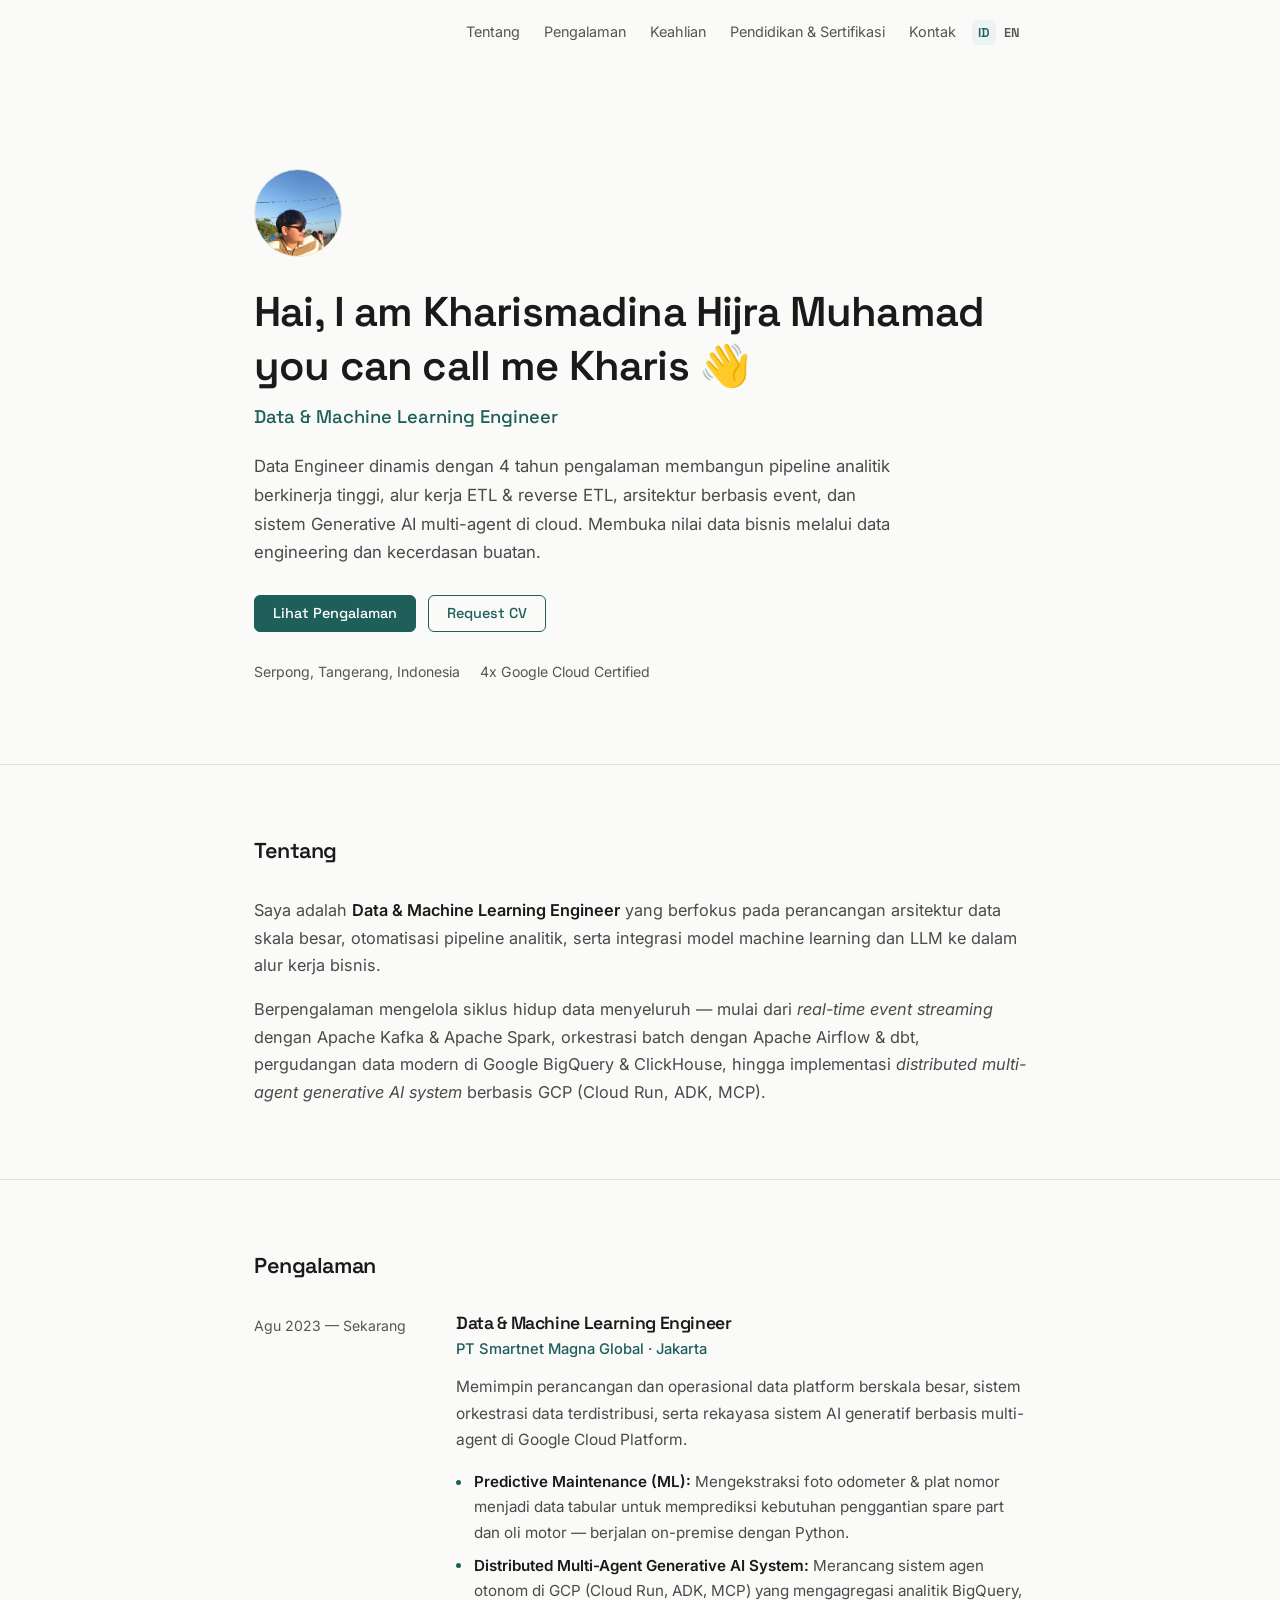
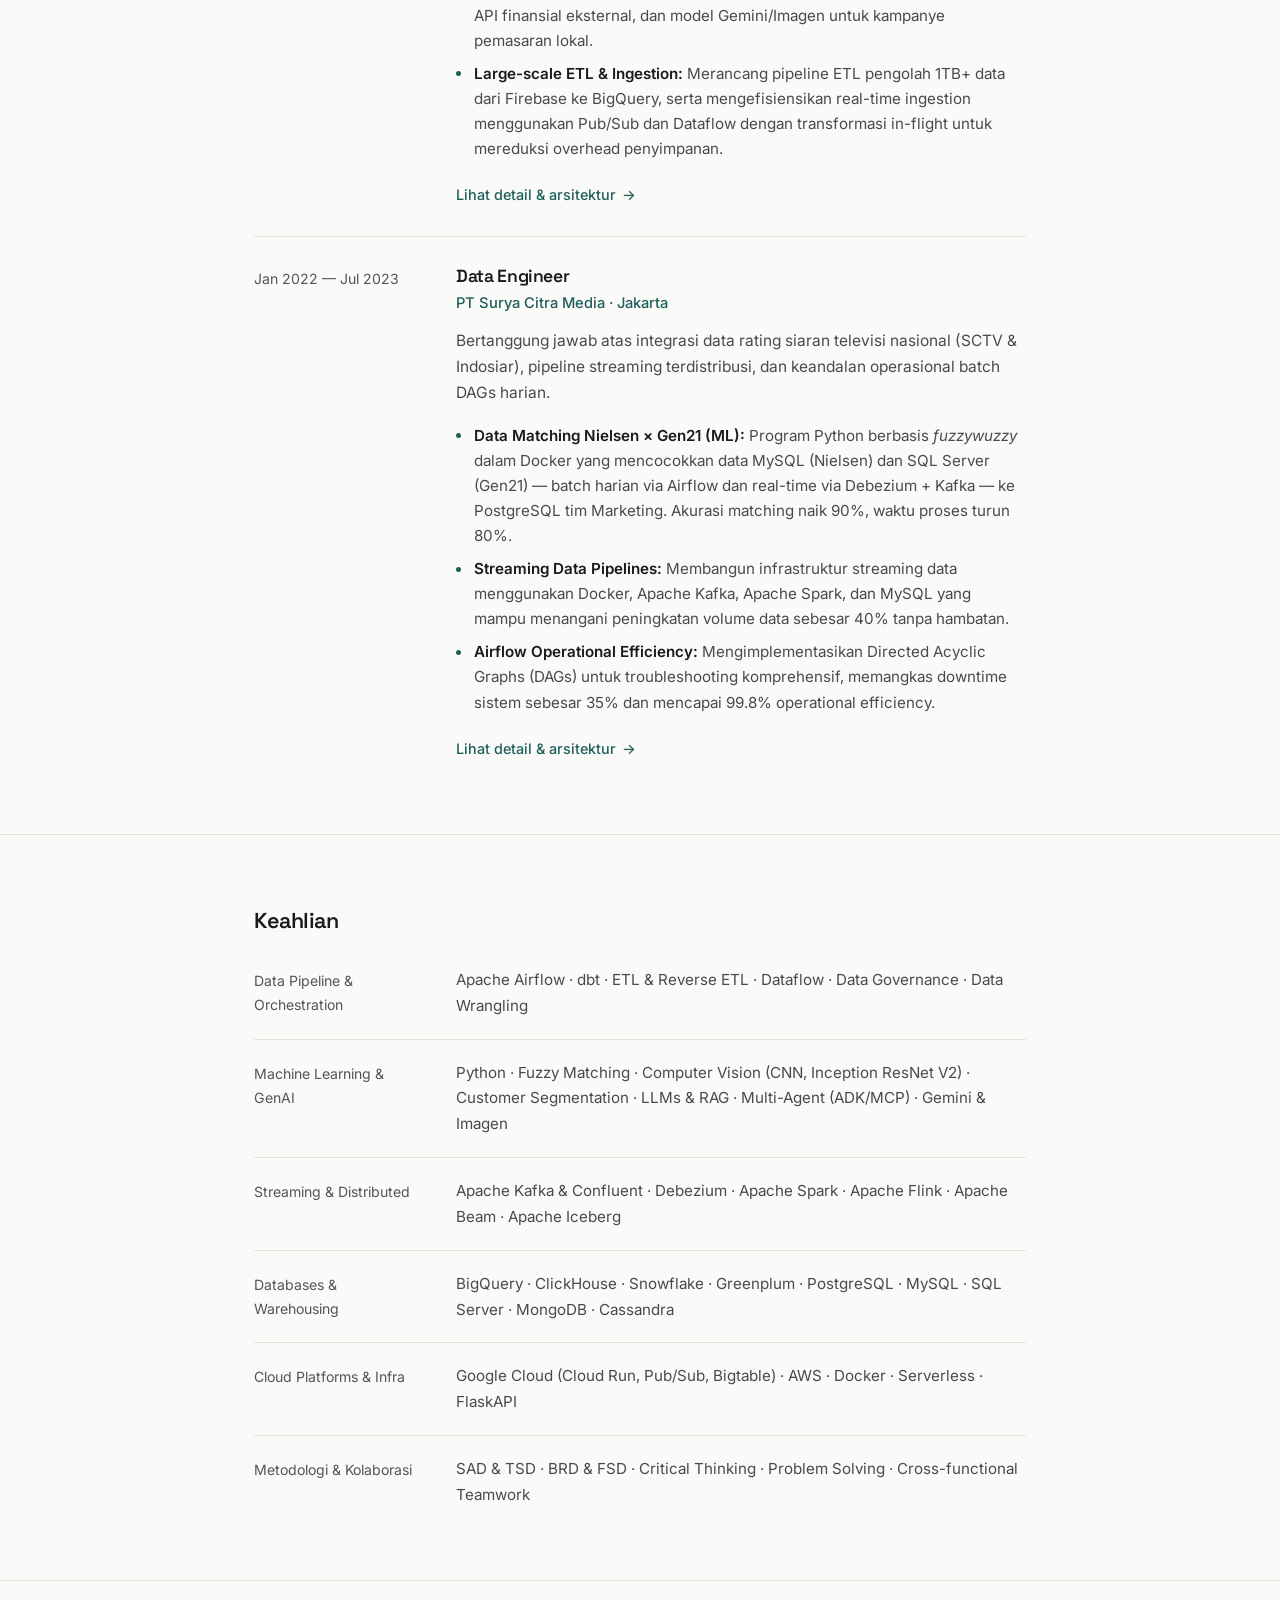
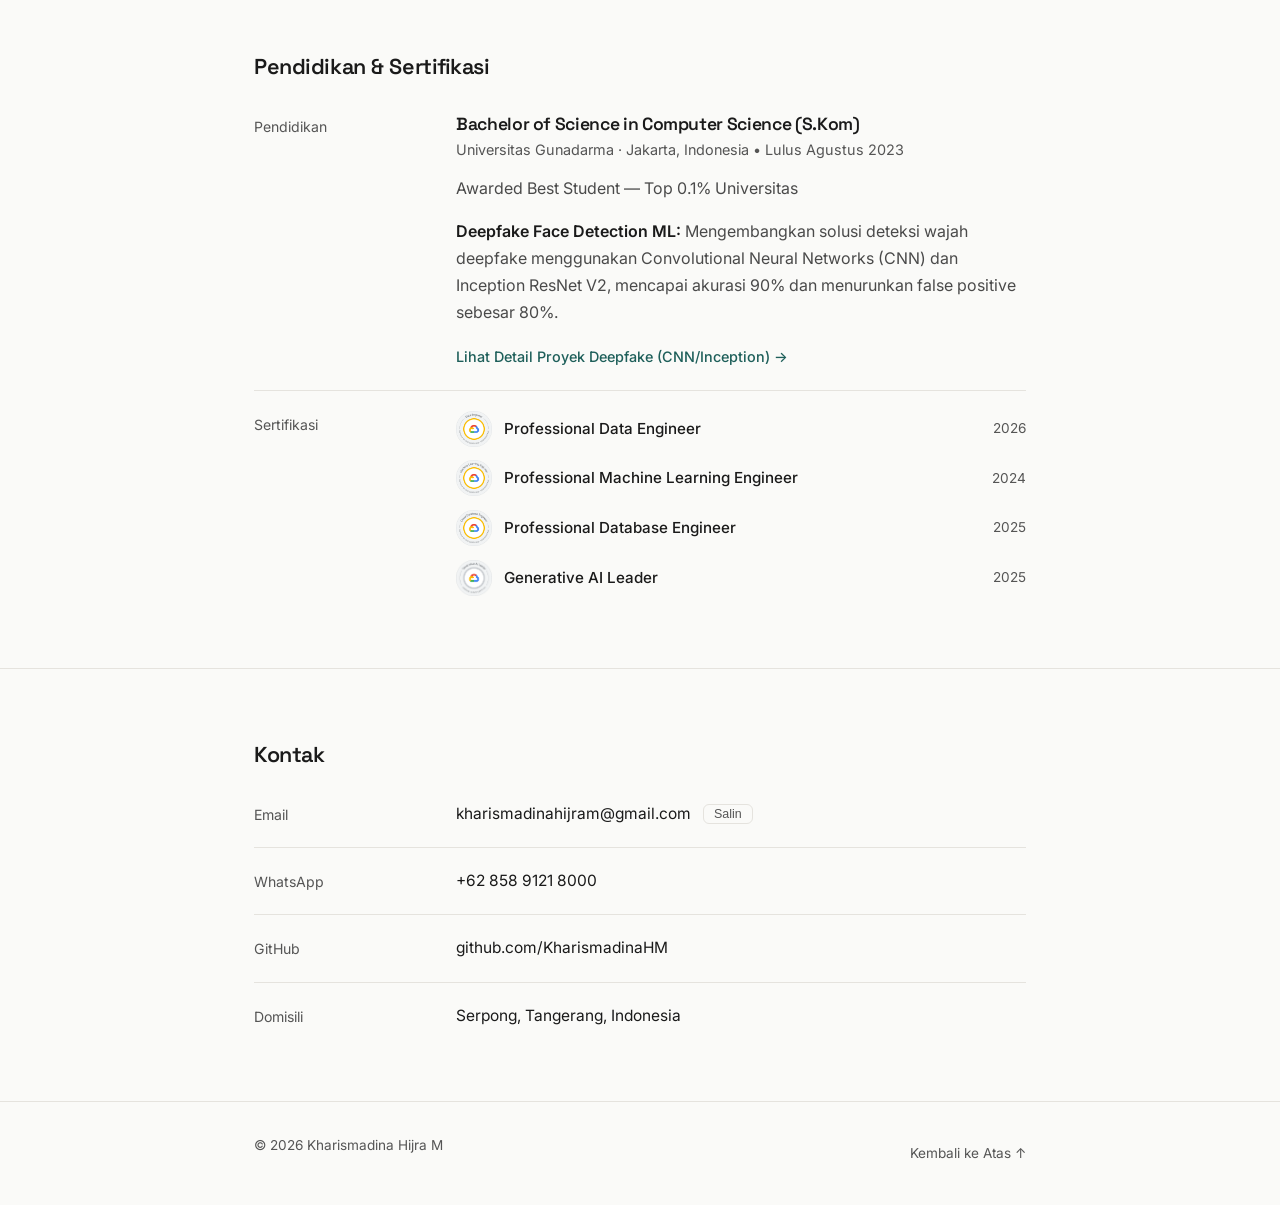
<file: index.html>
<!DOCTYPE html>
<html lang="id">
<head>
  <meta charset="UTF-8">
  <meta name="viewport" content="width=device-width, initial-scale=1.0">
  <title>Kharismadina Hijra M — Data & Machine Learning Engineer</title>
  <meta name="description" content="Portfolio Kharismadina Hijra M, Data & Machine Learning Engineer berpengalaman 4 tahun membangun analytics pipelines, ETL, event-driven architecture, machine learning, dan multi-agent GenAI.">
  <meta name="author" content="Kharismadina Hijra M">

  <meta property="og:title" content="Kharismadina Hijra M — Data & Machine Learning Engineer">
  <meta property="og:description" content="Data & Machine Learning Engineer dengan pengalaman 4 tahun membangun data pipelines, GCP architecture, machine learning, dan Generative AI systems.">
  <meta property="og:type" content="website">

  <link rel="preconnect" href="https://fonts.googleapis.com">
  <link rel="preconnect" href="https://fonts.gstatic.com" crossorigin>
  <link href="https://fonts.googleapis.com/css2?family=Inter:wght@400;500;600&family=Space+Grotesk:wght@500;600&display=swap" rel="stylesheet">

  <link rel="stylesheet" href="css/style.css?v=20261106_v2">
</head>
<body>

  <header class="header">
    <div class="container nav-wrapper">
      <nav class="nav-menu" id="navMenu" aria-label="Main Navigation">
        <a href="#about" class="nav-link" data-i18n="nav_about">Tentang</a>
        <a href="#experience" class="nav-link" data-i18n="nav_experience">Pengalaman</a>
        <a href="#skills" class="nav-link" data-i18n="nav_skills">Keahlian</a>
        <a href="#education" class="nav-link" data-i18n="nav_education">Pendidikan & Sertifikasi</a>
        <a href="#contact" class="nav-link" data-i18n="nav_contact">Kontak</a>
      </nav>

      <div class="lang-switcher" role="group" aria-label="Pilih Bahasa / Select Language">
        <button type="button" class="lang-btn active" data-lang="id" aria-pressed="true" title="Bahasa Indonesia">ID</button>
        <button type="button" class="lang-btn" data-lang="en" aria-pressed="false" title="English">EN</button>
      </div>

      <button class="mobile-toggle" id="mobileToggle" aria-label="Toggle navigasi menu" aria-expanded="false">
        <svg width="22" height="22" viewBox="0 0 24 24" fill="none" stroke="currentColor" stroke-width="2">
          <line x1="3" y1="12" x2="21" y2="12"></line>
          <line x1="3" y1="6" x2="21" y2="6"></line>
          <line x1="3" y1="18" x2="21" y2="18"></line>
        </svg>
      </button>
    </div>
  </header>

  <main>
    <!-- Hero -->
    <section class="hero" id="hero">
      <div class="container fade-in-section">
        <img src="assets/ava.jpeg" alt="Foto Kharismadina Hijra M" class="hero-avatar" width="88" height="88">
        <h1 class="hero-title" data-i18n="hero_title">Hai, I am Kharismadina Hijra Muhamad you can call me Kharis 👋</h1>
        <p class="hero-subtitle" data-i18n="hero_subtitle">Data & Machine Learning Engineer</p>
        <p class="hero-tagline" data-i18n="hero_tagline">
          Data Engineer dinamis dengan 4 tahun pengalaman membangun pipeline analitik berkinerja tinggi, alur kerja ETL & reverse ETL, arsitektur berbasis event, dan sistem Generative AI multi-agent di cloud. Membuka nilai data bisnis melalui data engineering dan kecerdasan buatan.
        </p>

        <div class="hero-cta">
          <a href="#experience" class="btn btn-primary" id="heroBtnExperience" data-i18n="hero_btn_experience">Lihat Pengalaman</a>
          <!-- TODO: letakkan file CV di assets/CV_KharismadinaHM.pdf untuk unduhan langsung -->
          <a href="mailto:kharismadinahijram@gmail.com?subject=Permintaan%20CV%20Kharismadina%20Hijra%20M" class="btn btn-outline" id="heroBtnCV" data-i18n="hero_btn_cv">Request CV</a>
        </div>

        <div class="hero-meta">
          <span>Serpong, Tangerang, Indonesia</span>
          <span data-i18n="hero_cert_badge">4x Google Cloud Certified</span>
        </div>
      </div>
    </section>

    <!-- About -->
    <section class="section" id="about">
      <div class="container fade-in-section">
        <h2 class="section-title" data-i18n="nav_about">Tentang</h2>
        <div class="about-text">
          <p data-i18n="about_p1" data-i18n-html="true">
            Saya adalah <strong>Data & Machine Learning Engineer</strong> yang berfokus pada perancangan arsitektur data skala besar, otomatisasi pipeline analitik, serta integrasi model machine learning dan LLM ke dalam alur kerja bisnis.
          </p>
          <p data-i18n="about_p2" data-i18n-html="true">
            Berpengalaman mengelola siklus hidup data menyeluruh — mulai dari <em>real-time event streaming</em> dengan Apache Kafka & Apache Spark, orkestrasi batch dengan Apache Airflow & dbt, pergudangan data modern di Google BigQuery & ClickHouse, hingga implementasi <em>distributed multi-agent generative AI system</em> berbasis GCP (Cloud Run, ADK, MCP).
          </p>
        </div>
      </div>
    </section>

    <!-- Experience -->
    <section class="section" id="experience">
      <div class="container">
        <h2 class="section-title fade-in-section" data-i18n="nav_experience">Pengalaman</h2>

        <div class="rows">
          <article class="row exp-item fade-in-section" id="exp-smartnet">
            <div class="row-label" data-i18n="exp_smartnet_period">Agu 2023 — Sekarang</div>
            <div>
              <h3 class="exp-role">Data & Machine Learning Engineer</h3>
              <p class="exp-company">PT Smartnet Magna Global · Jakarta</p>
              <p class="exp-summary" data-i18n="exp_smartnet_p">
                Memimpin perancangan dan operasional data platform berskala besar, sistem orkestrasi data terdistribusi, serta rekayasa sistem AI generatif berbasis multi-agent di Google Cloud Platform.
              </p>
              <ul class="dot-list">
                <li data-i18n="exp_smartnet_h_ml" data-i18n-html="true">
                  <strong>Predictive Maintenance (ML):</strong> Mengekstraksi foto odometer & plat nomor menjadi data tabular untuk memprediksi kebutuhan penggantian spare part dan oli motor — berjalan on-premise dengan Python.
                </li>
                <li data-i18n="exp_smartnet_h1" data-i18n-html="true">
                  <strong>Distributed Multi-Agent Generative AI System:</strong> Merancang sistem agen otonom di GCP (Cloud Run, ADK, MCP) yang mengagregasi analitik BigQuery, API finansial eksternal, dan model Gemini/Imagen untuk kampanye pemasaran lokal.
                </li>
                <li data-i18n="exp_smartnet_h2" data-i18n-html="true">
                  <strong>Large-scale ETL & Ingestion:</strong> Merancang pipeline ETL pengolah 1TB+ data dari Firebase ke BigQuery, serta mengefisiensikan real-time ingestion menggunakan Pub/Sub dan Dataflow dengan transformasi in-flight untuk mereduksi overhead penyimpanan.
                </li>
              </ul>
              <a href="experience-smartnet.html" class="link-detail" id="linkDetailSmartnet">
                <span data-i18n="exp_detail_link">Lihat detail & arsitektur</span> →
              </a>
            </div>
          </article>

          <article class="row exp-item fade-in-section" id="exp-scm">
            <div class="row-label" data-i18n="exp_scm_period">Jan 2022 — Jul 2023</div>
            <div>
              <h3 class="exp-role">Data Engineer</h3>
              <p class="exp-company">PT Surya Citra Media · Jakarta</p>
              <p class="exp-summary" data-i18n="exp_scm_p">
                Bertanggung jawab atas integrasi data rating siaran televisi nasional (SCTV & Indosiar), pipeline streaming terdistribusi, dan keandalan operasional batch DAGs harian.
              </p>
              <ul class="dot-list">
                <li data-i18n="exp_scm_h1" data-i18n-html="true">
                  <strong>Data Matching Nielsen × Gen21 (ML):</strong> Program Python berbasis <em>fuzzywuzzy</em> dalam Docker yang mencocokkan data MySQL (Nielsen) dan SQL Server (Gen21) — batch harian via Airflow dan real-time via Debezium + Kafka — ke PostgreSQL tim Marketing. Akurasi matching naik 90%, waktu proses turun 80%.
                </li>
                <li data-i18n="exp_scm_h2" data-i18n-html="true">
                  <strong>Streaming Data Pipelines:</strong> Membangun infrastruktur streaming data menggunakan Docker, Apache Kafka, Apache Spark, dan MySQL yang mampu menangani peningkatan volume data sebesar 40% tanpa hambatan.
                </li>
                <li data-i18n="exp_scm_h3" data-i18n-html="true">
                  <strong>Airflow Operational Efficiency:</strong> Mengimplementasikan Directed Acyclic Graphs (DAGs) untuk troubleshooting komprehensif, memangkas downtime sistem sebesar 35% dan mencapai 99.8% operational efficiency.
                </li>
              </ul>
              <a href="experience-scm.html" class="link-detail" id="linkDetailScm">
                <span data-i18n="exp_detail_link">Lihat detail & arsitektur</span> →
              </a>
            </div>
          </article>
        </div>
      </div>
    </section>

    <!-- Skills -->
    <section class="section" id="skills">
      <div class="container fade-in-section">
        <h2 class="section-title" data-i18n="nav_skills">Keahlian</h2>

        <div class="rows">
          <div class="row">
            <div class="row-label" data-i18n="skill_cat_1">Data Pipeline & Orchestration</div>
            <p class="skill-list">Apache Airflow · dbt · ETL & Reverse ETL · Dataflow · Data Governance · Data Wrangling</p>
          </div>
          <div class="row">
            <div class="row-label" data-i18n="skill_cat_3">Machine Learning & GenAI</div>
            <p class="skill-list">Python · Fuzzy Matching · Computer Vision (CNN, Inception ResNet V2) · Customer Segmentation · LLMs & RAG · Multi-Agent (ADK/MCP) · Gemini & Imagen</p>
          </div>
          <div class="row">
            <div class="row-label" data-i18n="skill_cat_5">Streaming & Distributed</div>
            <p class="skill-list">Apache Kafka & Confluent · Debezium · Apache Spark · Apache Flink · Apache Beam · Apache Iceberg</p>
          </div>
          <div class="row">
            <div class="row-label" data-i18n="skill_cat_4">Databases & Warehousing</div>
            <p class="skill-list">BigQuery · ClickHouse · Snowflake · Greenplum · PostgreSQL · MySQL · SQL Server · MongoDB · Cassandra</p>
          </div>
          <div class="row">
            <div class="row-label" data-i18n="skill_cat_2">Cloud Platforms & Infra</div>
            <p class="skill-list">Google Cloud (Cloud Run, Pub/Sub, Bigtable) · AWS · Docker · Serverless · FlaskAPI</p>
          </div>
          <div class="row">
            <div class="row-label" data-i18n="skill_cat_6">Metodologi & Kolaborasi</div>
            <p class="skill-list">SAD & TSD · BRD & FSD · Critical Thinking · Problem Solving · Cross-functional Teamwork</p>
          </div>
        </div>
      </div>
    </section>

    <!-- Education & Certifications -->
    <section class="section" id="education">
      <div class="container fade-in-section">
        <h2 class="section-title" data-i18n="nav_education">Pendidikan & Sertifikasi</h2>

        <div class="rows">
          <div class="row">
            <div class="row-label" data-i18n="edu_heading">Pendidikan</div>
            <div>
              <h3 class="edu-degree" data-i18n="edu_degree">Bachelor of Science in Computer Science (S.Kom)</h3>
              <p class="edu-meta"><span>Universitas Gunadarma</span> · <span data-i18n="edu_time">Jakarta, Indonesia • Lulus Agustus 2023</span></p>
              <p data-i18n="edu_award">Awarded Best Student — Top 0.1% Universitas</p>
              <p data-i18n="edu_bullet_1" data-i18n-html="true">
                <strong>Deepfake Face Detection ML:</strong> Mengembangkan solusi deteksi wajah deepfake menggunakan Convolutional Neural Networks (CNN) dan Inception ResNet V2, mencapai akurasi 90% dan menurunkan false positive sebesar 80%.
              </p>
              <a href="project-deepfake-detection.html" class="link-detail" id="linkDetailDeepfake" data-i18n="edu_link">Lihat Detail Proyek Deepfake (CNN/Inception) →</a>
            </div>
          </div>

          <div class="row">
            <div class="row-label" data-i18n="cert_heading_short">Sertifikasi</div>
            <ul class="cert-list">
              <li class="cert-item">
                <img src="assets/logo-cert/professional-data-engineer.png" alt="Badge Professional Data Engineer" class="cert-badge-img" width="36" height="36" loading="lazy">
                <a href="https://www.credly.com/badges/48e71b88-24ce-468b-92e8-8494e1dca59f/public_url" target="_blank" rel="noopener noreferrer">Professional Data Engineer</a>
                <span class="cert-year">2026</span>
              </li>
              <li class="cert-item">
                <img src="assets/logo-cert/professional-machine-learning.png" alt="Badge Professional Machine Learning Engineer" class="cert-badge-img" width="36" height="36" loading="lazy">
                <a href="https://www.credly.com/badges/d1a4b0ee-fc9a-43f8-8b9b-16f2d3169d0a/public_url" target="_blank" rel="noopener noreferrer">Professional Machine Learning Engineer</a>
                <span class="cert-year">2024</span>
              </li>
              <li class="cert-item">
                <img src="assets/logo-cert/professional-cloud-database-engineer.png" alt="Badge Professional Cloud Database Engineer" class="cert-badge-img" width="36" height="36" loading="lazy">
                <a href="https://www.credly.com/badges/ea42c190-109d-4c3c-9577-10f694cb9333/public_url" target="_blank" rel="noopener noreferrer">Professional Database Engineer</a>
                <span class="cert-year">2025</span>
              </li>
              <li class="cert-item">
                <img src="assets/logo-cert/generative-ai-leader.png" alt="Badge Generative AI Leader" class="cert-badge-img" width="36" height="36" loading="lazy">
                <a href="https://www.credly.com/badges/4ac7eaf1-d049-42b5-8f26-2be755e8be02/public_url" target="_blank" rel="noopener noreferrer">Generative AI Leader</a>
                <span class="cert-year">2025</span>
              </li>
            </ul>
          </div>
        </div>
      </div>
    </section>

    <!-- Contact -->
    <section class="section" id="contact">
      <div class="container fade-in-section">
        <h2 class="section-title" data-i18n="nav_contact">Kontak</h2>

        <div class="rows">
          <div class="row">
            <div class="row-label">Email</div>
            <div class="contact-val">
              <a href="mailto:kharismadinahijram@gmail.com" id="contactEmailLink">kharismadinahijram@gmail.com</a>
              <button type="button" class="btn-copy-email" id="btnCopyEmail" data-email="kharismadinahijram@gmail.com" title="Salin email" data-i18n="contact_copy_btn">Salin</button>
            </div>
          </div>
          <div class="row">
            <div class="row-label">WhatsApp</div>
            <a href="https://wa.me/6285891218000" target="_blank" rel="noopener noreferrer" class="contact-val" id="contactPhoneLink">+62 858 9121 8000</a>
          </div>
          <div class="row">
            <div class="row-label">GitHub</div>
            <a href="https://github.com/KharismadinaHM" target="_blank" rel="noopener noreferrer" class="contact-val" id="contactGithubLink">github.com/KharismadinaHM</a>
          </div>
          <div class="row">
            <div class="row-label" data-i18n="contact_loc_lbl">Domisili</div>
            <span class="contact-val">Serpong, Tangerang, Indonesia</span>
          </div>
        </div>
      </div>
    </section>
  </main>

  <div class="toast-notice" id="toastNotice" role="status" aria-live="polite"></div>

  <footer class="footer">
    <div class="container footer-wrapper">
      <p>© 2026 Kharismadina Hijra M</p>
      <div class="footer-links">
        <a href="#hero" data-i18n="footer_back_top">Kembali ke Atas ↑</a>
      </div>
    </div>
  </footer>

  <script src="js/translations.js?v=20261106_v2"></script>
  <script src="js/main.js?v=20261106_v2"></script>
</body>
</html>
</file>
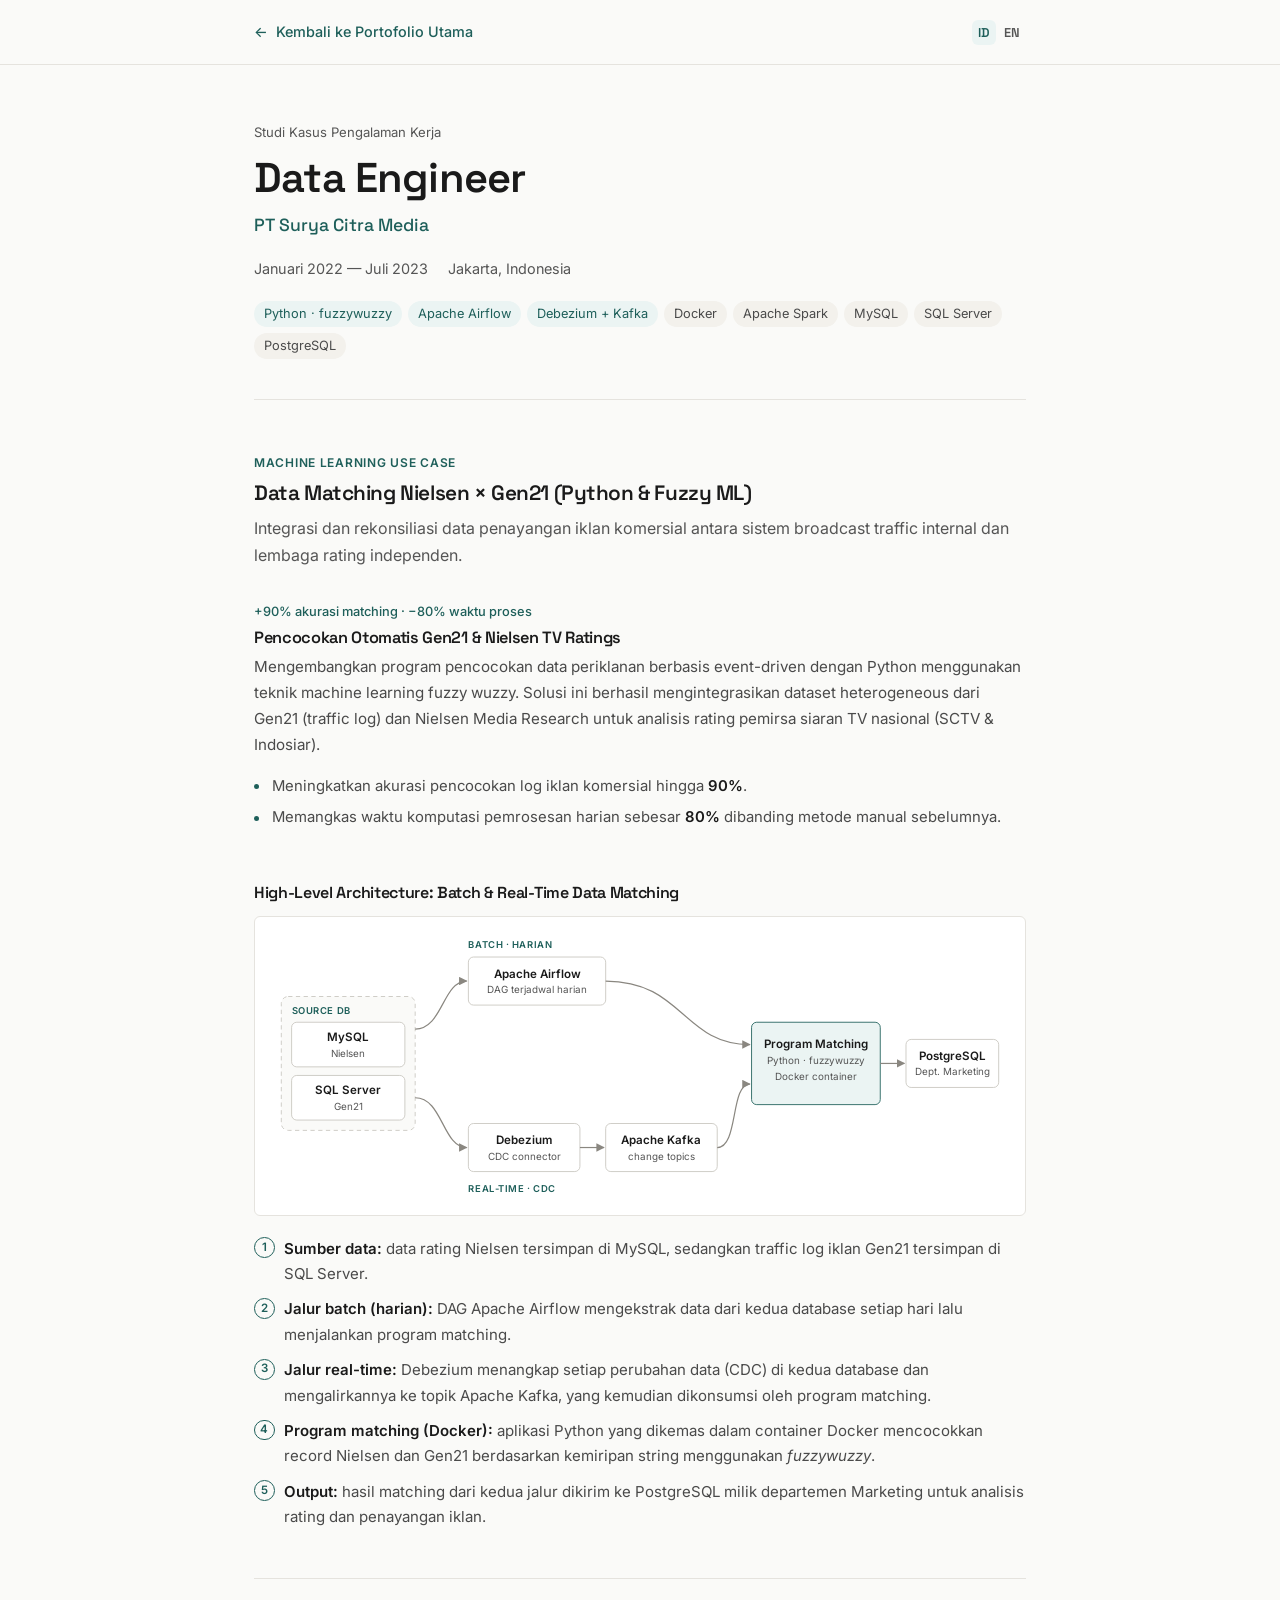
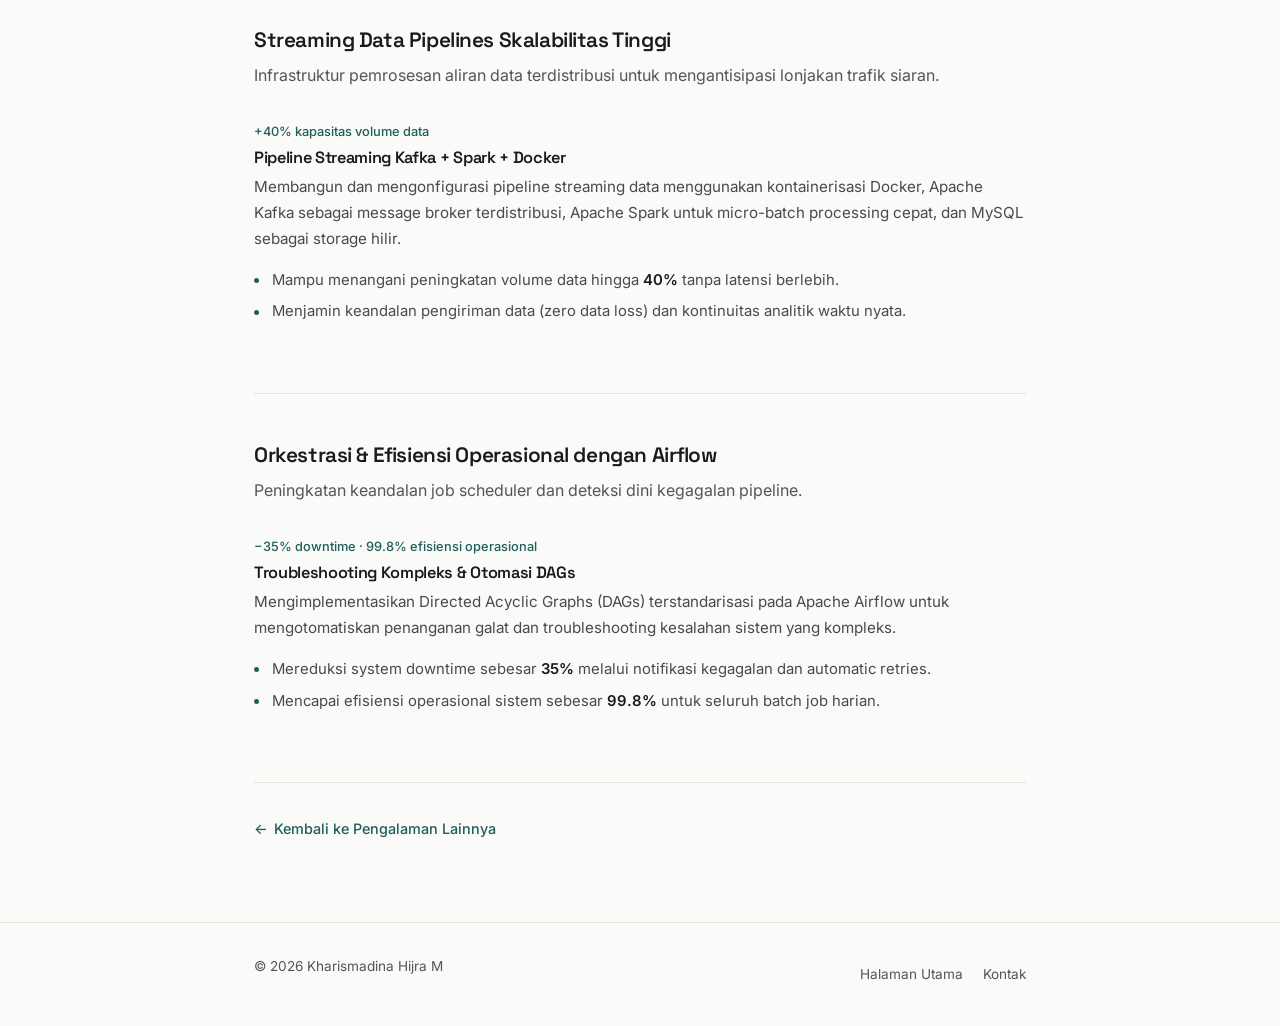
<file: experience-scm.html>
<!DOCTYPE html>
<html lang="id">
<head>
  <meta charset="UTF-8">
  <meta name="viewport" content="width=device-width, initial-scale=1.0">
  <title>Pengalaman di PT Surya Citra Media — Kharismadina Hijra M</title>
  <meta name="description" content="Data matching Nielsen × Gen21 berbasis ML (fuzzywuzzy), pipeline batch Airflow & real-time Debezium + Kafka, dan streaming pipeline di PT Surya Citra Media oleh Kharismadina Hijra M.">

  <link rel="preconnect" href="https://fonts.googleapis.com">
  <link rel="preconnect" href="https://fonts.gstatic.com" crossorigin>
  <link href="https://fonts.googleapis.com/css2?family=Inter:wght@400;500;600&family=Space+Grotesk:wght@500;600&display=swap" rel="stylesheet">

  <link rel="stylesheet" href="css/style.css?v=20261106_v2">
</head>
<body>

  <nav class="detail-nav-back" aria-label="Navigasi halaman detail">
    <div class="container detail-nav-wrapper">
      <a href="index.html#experience" class="btn-back" id="btnBackHome">← <span data-i18n="back_to_home">Kembali ke Portofolio Utama</span></a>
      <div class="lang-switcher" role="group" aria-label="Pilih Bahasa / Select Language">
        <button type="button" class="lang-btn active" data-lang="id" aria-pressed="true" title="Bahasa Indonesia">ID</button>
        <button type="button" class="lang-btn" data-lang="en" aria-pressed="false" title="English">EN</button>
      </div>
    </div>
  </nav>

  <main>
    <header class="detail-hero">
      <div class="container">
        <span class="detail-eyebrow" data-i18n="detail_case_badge">Studi Kasus Pengalaman Kerja</span>
        <h1>Data Engineer</h1>
        <p class="detail-company">PT Surya Citra Media</p>
        <div class="detail-header-meta">
          <span data-i18n="scm_date">Januari 2022 — Juli 2023</span>
          <span>Jakarta, Indonesia</span>
        </div>
        <div class="tag-list">
          <span class="tag tag-accent">Python · fuzzywuzzy</span>
          <span class="tag tag-accent">Apache Airflow</span>
          <span class="tag tag-accent">Debezium + Kafka</span>
          <span class="tag">Docker</span>
          <span class="tag">Apache Spark</span>
          <span class="tag">MySQL</span>
          <span class="tag">SQL Server</span>
          <span class="tag">PostgreSQL</span>
        </div>
      </div>
    </header>

    <div class="container detail-content">

      <!-- ML Use Case: Data Matching Nielsen × Gen21 -->
      <section class="detail-section-block" id="ml-data-matching">
        <span class="detail-label">Machine Learning Use Case</span>
        <h2 class="detail-block-title" data-i18n="scm_b1_title">Data Matching Nielsen × Gen21</h2>
        <p class="detail-block-desc" data-i18n="scm_b1_desc">Integrasi dan rekonsiliasi data penayangan iklan komersial antara sistem broadcast traffic internal dan lembaga rating independen.</p>

        <div class="feature-cards-grid">
          <div class="feature-item-card">
            <span class="stat-pill" data-i18n="scm_p1_stat">+90% akurasi matching · −80% waktu proses</span>
            <h3 class="feature-item-title" data-i18n="scm_p1_title">Pencocokan Otomatis Gen21 & Nielsen TV Ratings</h3>
            <p data-i18n="scm_p1_text">
              Mengembangkan program pencocokan data periklanan berbasis event-driven dengan Python menggunakan teknik machine learning fuzzy wuzzy. Solusi ini berhasil mengintegrasikan dataset heterogeneous dari Gen21 (traffic log) dan Nielsen Media Research untuk analisis rating pemirsa siaran TV nasional (SCTV & Indosiar).
            </p>
            <div class="bullet-list">
              <div class="bullet-item" data-i18n="scm_p1_b1" data-i18n-html="true">Meningkatkan akurasi pencocokan log iklan komersial hingga <strong>90%</strong>.</div>
              <div class="bullet-item" data-i18n="scm_p1_b2" data-i18n-html="true">Memangkas waktu komputasi pemrosesan harian sebesar <strong>80%</strong> dibanding metode manual sebelumnya.</div>
            </div>
          </div>
        </div>

        <!-- High-Level Architecture -->
        <div class="architecture-card">
          <div class="architecture-card-header">
            <h3 class="architecture-card-title" data-i18n="scm_arch_title">High-Level Architecture: Batch & Real-Time Data Matching</h3>
          </div>

          <figure class="arch-diagram">
            <svg viewBox="0 0 860 310" role="img" aria-labelledby="scmArchTitle scmArchDesc">
              <title id="scmArchTitle">High-level architecture data matching Nielsen × Gen21</title>
              <desc id="scmArchDesc">MySQL (Nielsen) dan SQL Server (Gen21) dialirkan lewat dua jalur: batch harian dengan Apache Airflow, dan real-time dengan Debezium CDC ke Apache Kafka. Keduanya masuk ke program matching Python fuzzywuzzy di Docker, lalu hasil disimpan ke PostgreSQL departemen Marketing.</desc>
              <defs>
                <marker id="arrowScm" viewBox="0 0 10 10" refX="9" refY="5" markerWidth="7" markerHeight="7" orient="auto-start-reverse">
                  <path d="M0 0 L10 5 L0 10 z" class="arrowhead"/>
                </marker>
              </defs>

              <!-- Source databases -->
              <rect class="boundary" x="12" y="74" width="156" height="156" rx="8"/>
              <text class="lane-label" x="24" y="94">SOURCE DB</text>
              <rect class="node" x="24" y="104" width="132" height="52" rx="6"/>
              <text class="node-title" x="90" y="126" text-anchor="middle">MySQL</text>
              <text class="node-sub" x="90" y="144" text-anchor="middle">Nielsen</text>
              <rect class="node" x="24" y="166" width="132" height="52" rx="6"/>
              <text class="node-title" x="90" y="188" text-anchor="middle">SQL Server</text>
              <text class="node-sub" x="90" y="206" text-anchor="middle">Gen21</text>

              <!-- Batch lane -->
              <text class="lane-label" x="230" y="18" data-i18n="diag_scm_batch">BATCH · HARIAN</text>
              <rect class="node" x="230" y="28" width="160" height="56" rx="6"/>
              <text class="node-title" x="310" y="52" text-anchor="middle">Apache Airflow</text>
              <text class="node-sub" x="310" y="70" text-anchor="middle" data-i18n="diag_scm_airflow_sub">DAG terjadwal harian</text>

              <!-- Real-time lane -->
              <rect class="node" x="230" y="222" width="130" height="56" rx="6"/>
              <text class="node-title" x="295" y="246" text-anchor="middle">Debezium</text>
              <text class="node-sub" x="295" y="264" text-anchor="middle">CDC connector</text>
              <rect class="node" x="390" y="222" width="130" height="56" rx="6"/>
              <text class="node-title" x="455" y="246" text-anchor="middle">Apache Kafka</text>
              <text class="node-sub" x="455" y="264" text-anchor="middle">change topics</text>
              <text class="lane-label" x="230" y="302">REAL-TIME · CDC</text>

              <!-- ML program -->
              <rect class="node node-accent" x="560" y="104" width="150" height="96" rx="6"/>
              <text class="node-title" x="635" y="134" text-anchor="middle" data-i18n="diag_scm_ml_title">Program Matching</text>
              <text class="node-sub" x="635" y="153" text-anchor="middle">Python · fuzzywuzzy</text>
              <text class="node-sub" x="635" y="171" text-anchor="middle">Docker container</text>

              <!-- Sink -->
              <rect class="node" x="740" y="124" width="108" height="56" rx="6"/>
              <text class="node-title" x="794" y="148" text-anchor="middle">PostgreSQL</text>
              <text class="node-sub" x="794" y="166" text-anchor="middle" data-i18n="diag_scm_pg_sub">Dept. Marketing</text>

              <!-- Edges -->
              <path class="edge" d="M168 112 C200 112 200 56 228 56" marker-end="url(#arrowScm)"/>
              <path class="edge" d="M168 192 C200 192 200 250 228 250" marker-end="url(#arrowScm)"/>
              <path class="edge" d="M360 250 L388 250" marker-end="url(#arrowScm)"/>
              <path class="edge" d="M390 56 C480 56 480 130 558 130" marker-end="url(#arrowScm)"/>
              <path class="edge" d="M520 250 C545 250 535 176 558 176" marker-end="url(#arrowScm)"/>
              <path class="edge" d="M710 152 L738 152" marker-end="url(#arrowScm)"/>
            </svg>
          </figure>
          <p class="diagram-scroll-hint" data-i18n="diagram_scroll_hint">Geser diagram ke samping untuk melihat seluruhnya →</p>

          <ol class="flow-steps">
            <li data-i18n="scm_arch_s1" data-i18n-html="true"><strong>Sumber data:</strong> data rating Nielsen tersimpan di MySQL, sedangkan traffic log iklan Gen21 tersimpan di SQL Server.</li>
            <li data-i18n="scm_arch_s2" data-i18n-html="true"><strong>Jalur batch (harian):</strong> DAG Apache Airflow mengekstrak data dari kedua database setiap hari lalu menjalankan program matching.</li>
            <li data-i18n="scm_arch_s3" data-i18n-html="true"><strong>Jalur real-time:</strong> Debezium menangkap setiap perubahan data (CDC) di kedua database dan mengalirkannya ke topik Apache Kafka, yang kemudian dikonsumsi oleh program matching.</li>
            <li data-i18n="scm_arch_s4" data-i18n-html="true"><strong>Program matching (Docker):</strong> aplikasi Python yang dikemas dalam container Docker mencocokkan record Nielsen dan Gen21 berdasarkan kemiripan string menggunakan <em>fuzzywuzzy</em>.</li>
            <li data-i18n="scm_arch_s5" data-i18n-html="true"><strong>Output:</strong> hasil matching dari kedua jalur dikirim ke PostgreSQL milik departemen Marketing untuk analisis rating dan penayangan iklan.</li>
          </ol>
        </div>
      </section>

      <!-- Streaming Pipelines -->
      <section class="detail-section-block">
        <h2 class="detail-block-title" data-i18n="scm_b2_title">Streaming Data Pipelines Skalabilitas Tinggi</h2>
        <p class="detail-block-desc" data-i18n="scm_b2_desc">Infrastruktur pemrosesan aliran data terdistribusi untuk mengantisipasi lonjakan trafik siaran.</p>

        <div class="feature-cards-grid">
          <div class="feature-item-card">
            <span class="stat-pill" data-i18n="scm_p2_stat">+40% kapasitas volume data</span>
            <h3 class="feature-item-title" data-i18n="scm_p2_title">Pipeline Streaming Kafka + Spark + Docker</h3>
            <p data-i18n="scm_p2_text">
              Membangun dan mengonfigurasi pipeline streaming data menggunakan kontainerisasi Docker, Apache Kafka sebagai message broker terdistribusi, Apache Spark untuk micro-batch processing cepat, dan MySQL sebagai storage hilir.
            </p>
            <div class="bullet-list">
              <div class="bullet-item" data-i18n="scm_p2_b1" data-i18n-html="true">Mampu menangani peningkatan volume data hingga <strong>40%</strong> tanpa latensi berlebih.</div>
              <div class="bullet-item" data-i18n="scm_p2_b2" data-i18n-html="true">Menjamin keandalan pengiriman data (zero data loss) dan kontinuitas analitik waktu nyata.</div>
            </div>
          </div>
        </div>
      </section>

      <!-- Airflow -->
      <section class="detail-section-block">
        <h2 class="detail-block-title" data-i18n="scm_b3_title">Orkestrasi & Efisiensi Operasional dengan Airflow</h2>
        <p class="detail-block-desc" data-i18n="scm_b3_desc">Peningkatan keandalan job scheduler dan deteksi dini kegagalan pipeline.</p>

        <div class="feature-cards-grid">
          <div class="feature-item-card">
            <span class="stat-pill" data-i18n="scm_p3_stat">−35% downtime · 99.8% efisiensi operasional</span>
            <h3 class="feature-item-title" data-i18n="scm_p3_title">Troubleshooting Kompleks & Otomasi DAGs</h3>
            <p data-i18n="scm_p3_text">
              Mengimplementasikan Directed Acyclic Graphs (DAGs) terstandarisasi pada Apache Airflow untuk mengotomatiskan penanganan galat dan troubleshooting kesalahan sistem yang kompleks.
            </p>
            <div class="bullet-list">
              <div class="bullet-item" data-i18n="scm_p3_b1" data-i18n-html="true">Mereduksi <em>system downtime</em> sebesar <strong>35%</strong> melalui notifikasi kegagalan dan automatic retries.</div>
              <div class="bullet-item" data-i18n="scm_p3_b2" data-i18n-html="true">Mencapai efisiensi operasional sistem sebesar <strong>99.8%</strong> untuk seluruh batch job harian.</div>
            </div>
          </div>
        </div>
      </section>

      <div class="detail-footer-nav">
        <a href="index.html#experience" class="link-detail">← <span data-i18n="back_to_exp">Kembali ke Pengalaman Lainnya</span></a>
      </div>
    </div>
  </main>

  <footer class="footer">
    <div class="container footer-wrapper">
      <p>© 2026 Kharismadina Hijra M</p>
      <div class="footer-links">
        <a href="index.html" data-i18n="footer_home">Halaman Utama</a>
        <a href="index.html#contact" data-i18n="nav_contact">Kontak</a>
      </div>
    </div>
  </footer>

  <script src="js/translations.js?v=20261106_v2"></script>
  <script src="js/main.js?v=20261106_v2"></script>
</body>
</html>
</file>
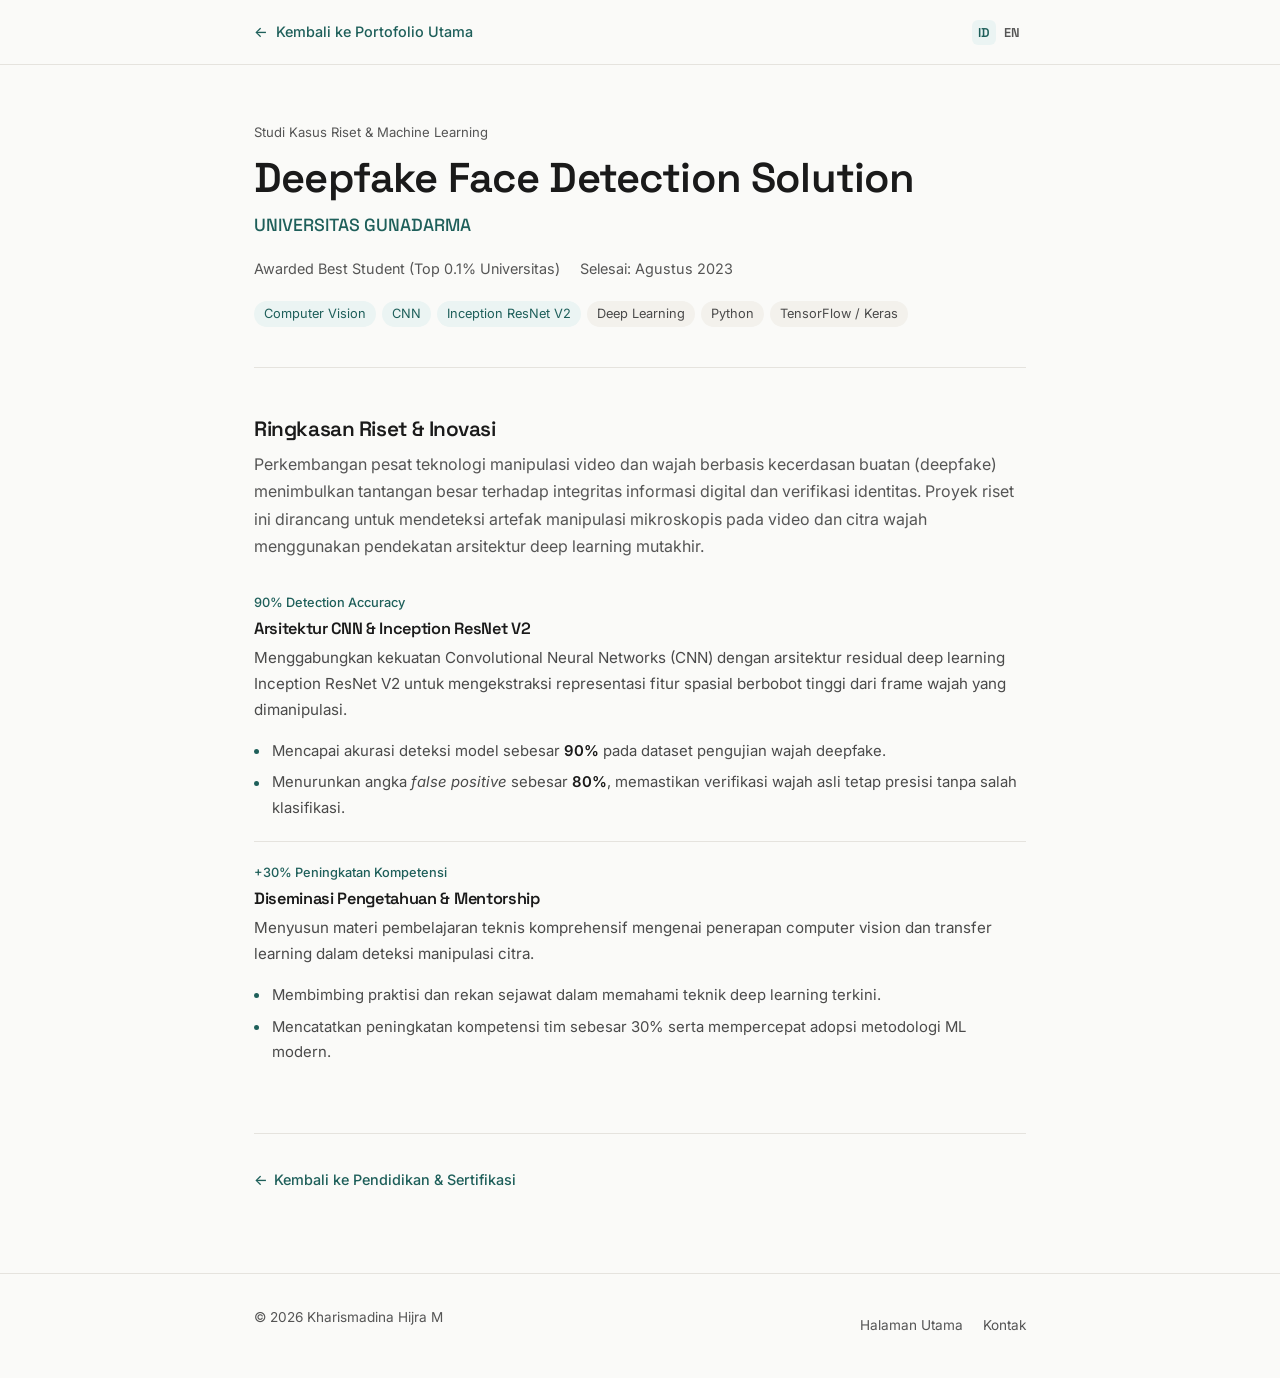
<file: project-deepfake-detection.html>
<!DOCTYPE html>
<html lang="id">
<head>
  <meta charset="UTF-8">
  <meta name="viewport" content="width=device-width, initial-scale=1.0">
  <title>Deepfake Face Detection Solution — Kharismadina Hijra M</title>
  <meta name="description" content="Riset dan implementasi Machine Learning Deepfake Face Detection menggunakan CNN dan Inception ResNet V2 oleh Kharismadina Hijra M di Universitas Gunadarma.">

  <!-- Google Fonts: Inter & Space Grotesk -->
  <link rel="preconnect" href="https://fonts.googleapis.com">
  <link rel="preconnect" href="https://fonts.gstatic.com" crossorigin>
  <link href="https://fonts.googleapis.com/css2?family=Inter:wght@400;500;600&family=Space+Grotesk:wght@500;600&display=swap" rel="stylesheet">

  <link rel="stylesheet" href="css/style.css?v=20261106_v2">
</head>
<body>

  <!-- Minimal Nav Back & Language Switcher -->
  <nav class="detail-nav-back" aria-label="Navigasi halaman detail">
    <div class="container detail-nav-wrapper">
      <a href="index.html#education" class="btn-back" id="btnBackHome">← <span data-i18n="back_to_home">Kembali ke Portofolio Utama</span></a>

      <!-- Language Selector -->
      <div class="lang-switcher" role="group" aria-label="Pilih Bahasa / Select Language">
        <button type="button" class="lang-btn active" data-lang="id" aria-pressed="true" title="Bahasa Indonesia">ID</button>
        <button type="button" class="lang-btn" data-lang="en" aria-pressed="false" title="English">EN</button>
      </div>
    </div>
  </nav>

  <main>
    <header class="detail-hero">
      <div class="container">
        <span class="detail-eyebrow" data-i18n="detail_research_badge">Studi Kasus Riset & Machine Learning</span>
        <h1 data-i18n="deepfake_title">Deepfake Face Detection Solution</h1>
        <p class="detail-company" data-i18n="deepfake_inst">UNIVERSITAS GUNADARMA</p>
        <div class="detail-header-meta">
          <span data-i18n="deepfake_badge">Awarded Best Student (Top 0.1% Universitas)</span>
          <span data-i18n="deepfake_date">Selesai: Agustus 2023</span>
        </div>
        <div class="tag-list">
          <span class="tag tag-accent">Computer Vision</span>
          <span class="tag tag-accent">CNN</span>
          <span class="tag tag-accent">Inception ResNet V2</span>
          <span class="tag">Deep Learning</span>
          <span class="tag">Python</span>
          <span class="tag">TensorFlow / Keras</span>
        </div>
      </div>
    </header>

    <!-- Content -->
    <div class="container detail-content">
      
      <section class="detail-section-block">
        <h2 class="detail-block-title" data-i18n="deepfake_summary_title">Ringkasan Riset & Inovasi</h2>
        <p class="detail-block-desc" data-i18n="deepfake_summary_desc">
          Perkembangan pesat teknologi manipulasi video dan wajah berbasis kecerdasan buatan (deepfake) menimbulkan tantangan besar terhadap integritas informasi digital dan verifikasi identitas. Proyek riset ini dirancang untuk mendeteksi artefak manipulasi mikroskopis pada video dan citra wajah menggunakan pendekatan arsitektur deep learning mutakhir.
        </p>

        <div class="feature-cards-grid">
          <div class="feature-item-card">
            <span class="stat-pill">90% Detection Accuracy</span>
            <h3 class="feature-item-title" data-i18n="deepfake_p1_title">Arsitektur CNN & Inception ResNet V2</h3>
            <p data-i18n="deepfake_p1_text">
              Menggabungkan kekuatan Convolutional Neural Networks (CNN) dengan arsitektur residual deep learning Inception ResNet V2 untuk mengekstraksi representasi fitur spasial berbobot tinggi dari frame wajah yang dimanipulasi.
            </p>
            <div class="bullet-list">
              <div class="bullet-item" data-i18n="deepfake_p1_b1" data-i18n-html="true">
                Mencapai akurasi deteksi model sebesar <strong>90%</strong> pada dataset pengujian wajah deepfake.
              </div>
              <div class="bullet-item" data-i18n="deepfake_p1_b2" data-i18n-html="true">
                Menurunkan angka <em>false positive</em> sebesar <strong>80%</strong>, memastikan verifikasi wajah asli tetap presisi tanpa salah klasifikasi.
              </div>
            </div>
          </div>

          <div class="feature-item-card">
            <span class="stat-pill">+30% Peningkatan Kompetensi</span>
            <h3 class="feature-item-title" data-i18n="deepfake_p2_title">Diseminasi Pengetahuan & Mentorship</h3>
            <p data-i18n="deepfake_p2_text">
              Menyusun materi pembelajaran teknis komprehensif mengenai penerapan computer vision dan transfer learning dalam deteksi manipulasi citra.
            </p>
            <div class="bullet-list">
              <div class="bullet-item" data-i18n="deepfake_p2_b1">
                Membimbing praktisi dan rekan sejawat dalam memahami teknik deep learning terkini.
              </div>
              <div class="bullet-item" data-i18n="deepfake_p2_b2">
                Mencatatkan peningkatan kompetensi tim sebesar 30% serta mempercepat adopsi metodologi ML modern.
              </div>
            </div>
          </div>
        </div>
      </section>

      <div class="detail-footer-nav">
        <a href="index.html#education" class="link-detail">← <span data-i18n="back_to_edu">Kembali ke Pendidikan & Sertifikasi</span></a>
      </div>

    </div>
  </main>

  <footer class="footer">
    <div class="container footer-wrapper">
      <p>© 2026 Kharismadina Hijra M</p>
      <div class="footer-links">
        <a href="index.html" data-i18n="footer_home">Halaman Utama</a>
        <a href="index.html#contact" data-i18n="nav_contact">Kontak</a>
      </div>
    </div>
  </footer>

  <!-- Scripts -->
  <script src="js/translations.js?v=20261106_v2"></script>
  <script src="js/main.js?v=20261106_v2"></script>
</body>
</html>
</file>
<file: css/style.css>
/* ==========================================================================
   Stylesheet — Kharismadina Hijra M Personal Portfolio
   Minimal: satu kolom, tipografi sebagai struktur, garis tipis sebagai pemisah.
   ========================================================================== */

/* --- Design Tokens --- */
:root {
  --bg: #FAFAF8;
  --bg-subtle: #F3F1EC;
  --bg-card: #FFFFFF;
  --text-primary: #1A1A1A;
  --text-secondary: #4A4A4A;
  --text-muted: #555555;

  --accent: #1E5F5A;
  --accent-hover: #154541;
  --accent-light: #EBF4F3;

  --border: #E5E3DE;

  --font-heading: 'Space Grotesk', -apple-system, BlinkMacSystemFont, 'Segoe UI', Roboto, sans-serif;
  --font-body: 'Inter', -apple-system, BlinkMacSystemFont, 'Segoe UI', Roboto, sans-serif;

  --max-width: 820px;
  --header-height: 64px;
  --radius: 6px;
  --transition: 0.2s ease-out;
}

/* --- Reset --- */
*, *::before, *::after {
  box-sizing: border-box;
  margin: 0;
  padding: 0;
}

html {
  scroll-behavior: smooth;
  scroll-padding-top: calc(var(--header-height) + 24px);
  -webkit-text-size-adjust: 100%;
}

body {
  background-color: var(--bg);
  color: var(--text-primary);
  font-family: var(--font-body);
  font-size: 16px;
  line-height: 1.7;
  -webkit-font-smoothing: antialiased;
  min-height: 100vh;
  display: flex;
  flex-direction: column;
}

main {
  flex: 1;
}

img, svg {
  display: block;
  max-width: 100%;
}

a {
  color: var(--accent);
  text-decoration: none;
  transition: color var(--transition);
}

a:hover {
  color: var(--accent-hover);
}

ul, ol {
  list-style: none;
}

h1, h2, h3, h4, h5 {
  font-family: var(--font-heading);
  color: var(--text-primary);
  font-weight: 600;
  line-height: 1.3;
  letter-spacing: -0.02em;
}

h1 { font-size: clamp(1.9rem, 4.5vw, 2.6rem); }
h2 { font-size: 1.35rem; }
h3 { font-size: 1.1rem; }
h4 { font-size: 1rem; }

p {
  color: var(--text-secondary);
  margin-bottom: 1rem;
}

p:last-child {
  margin-bottom: 0;
}

strong {
  color: var(--text-primary);
  font-weight: 600;
}

.container {
  width: 100%;
  max-width: var(--max-width);
  margin: 0 auto;
  padding: 0 24px;
}

/* --- Header --- */
.header {
  position: sticky;
  top: 0;
  z-index: 100;
  background-color: rgba(250, 250, 248, 0.94);
  backdrop-filter: blur(10px);
  -webkit-backdrop-filter: blur(10px);
  border-bottom: 1px solid transparent;
  transition: border-color var(--transition);
}

.header.scrolled {
  border-bottom-color: var(--border);
}

.nav-wrapper {
  height: var(--header-height);
  display: flex;
  align-items: center;
  justify-content: space-between;
  gap: 1rem;
}

.nav-menu {
  display: flex;
  align-items: center;
  gap: 1.5rem;
  margin-left: auto;
}

.nav-link {
  font-size: 0.9rem;
  color: var(--text-muted);
}

.nav-link:hover,
.nav-link.active {
  color: var(--text-primary);
}

/* --- Language Switcher --- */
.lang-switcher {
  display: inline-flex;
  align-items: center;
  gap: 2px;
}

.lang-btn {
  background: none;
  border: none;
  font-family: var(--font-heading);
  font-size: 0.8rem;
  font-weight: 600;
  color: var(--text-muted);
  padding: 4px 6px;
  cursor: pointer;
  border-radius: var(--radius);
}

.lang-btn:hover {
  color: var(--text-primary);
}

.lang-btn.active {
  color: var(--accent);
  background-color: var(--accent-light);
}

.mobile-toggle {
  display: none;
  background: none;
  border: none;
  cursor: pointer;
  padding: 6px;
  color: var(--text-primary);
}

/* --- Buttons & Links --- */
.btn {
  display: inline-flex;
  align-items: center;
  gap: 8px;
  padding: 9px 18px;
  font-family: var(--font-heading);
  font-size: 0.9rem;
  font-weight: 500;
  border-radius: var(--radius);
  border: 1px solid var(--accent);
  cursor: pointer;
  transition: background-color var(--transition), color var(--transition);
  line-height: 1.2;
}

.btn-primary {
  background-color: var(--accent);
  color: #FFFFFF;
}

.btn-primary:hover {
  background-color: var(--accent-hover);
  border-color: var(--accent-hover);
  color: #FFFFFF;
}

.btn-outline {
  background-color: transparent;
  color: var(--accent);
}

.btn-outline:hover {
  background-color: var(--accent-light);
}

.btn-icon {
  width: 16px;
  height: 16px;
  stroke-width: 2;
}

.link-detail {
  display: inline-flex;
  align-items: center;
  gap: 6px;
  font-size: 0.9rem;
  font-weight: 500;
}

.link-detail:hover {
  text-decoration: underline;
  text-underline-offset: 4px;
}

/* --- Hero --- */
.hero {
  padding: clamp(56px, 10vw, 104px) 0 clamp(48px, 8vw, 80px);
}

.hero-avatar {
  width: 88px;
  height: 88px;
  border-radius: 50%;
  object-fit: cover;
  object-position: center 40%;
  margin-bottom: 1.75rem;
  border: 1px solid var(--border);
}

.hero-title {
  margin-bottom: 0.5rem;
}

.hero-subtitle {
  font-family: var(--font-heading);
  font-size: 1.15rem;
  font-weight: 500;
  color: var(--accent);
  margin-bottom: 1.25rem;
}

.hero-tagline {
  font-size: 1.05rem;
  max-width: 640px;
  margin-bottom: 1.75rem;
}

.hero-cta {
  display: flex;
  flex-wrap: wrap;
  gap: 0.75rem;
  margin-bottom: 1.75rem;
}

.hero-meta {
  display: flex;
  flex-wrap: wrap;
  gap: 0.4rem 1.25rem;
  font-size: 0.88rem;
  color: var(--text-muted);
}

/* --- Sections --- */
.section {
  padding: clamp(48px, 8vw, 72px) 0;
  border-top: 1px solid var(--border);
}

.section-title {
  margin-bottom: 2rem;
}

/* Baris label–isi yang dipakai ulang di Experience, Skills, Education, Contact */
.row {
  display: grid;
  grid-template-columns: 170px 1fr;
  gap: 0.5rem 2rem;
  padding: 1.25rem 0;
  border-bottom: 1px solid var(--border);
}

.rows > .row:first-child {
  padding-top: 0;
}

.rows > .row:last-child {
  border-bottom: none;
  padding-bottom: 0;
}

.row-label {
  font-size: 0.88rem;
  color: var(--text-muted);
  padding-top: 2px;
}

/* --- About --- */
.about-text p {
  font-size: 1.02rem;
}

/* --- Experience --- */
.exp-item {
  padding: 1.75rem 0;
}

.exp-role {
  margin-bottom: 0.15rem;
}

.exp-company {
  font-size: 0.92rem;
  color: var(--accent);
  font-weight: 500;
  margin-bottom: 0.75rem;
}

.exp-summary {
  font-size: 0.97rem;
}

.dot-list {
  display: flex;
  flex-direction: column;
  gap: 0.5rem;
  margin: 1rem 0 1.25rem;
}

.dot-list li {
  position: relative;
  padding-left: 1.1rem;
  font-size: 0.95rem;
  color: var(--text-secondary);
  line-height: 1.65;
}

.dot-list li::before {
  content: '';
  position: absolute;
  left: 0;
  top: 0.68em;
  width: 5px;
  height: 5px;
  border-radius: 50%;
  background-color: var(--accent);
}

/* --- Skills --- */
.skill-list {
  font-size: 0.95rem;
  color: var(--text-secondary);
}

/* --- Education & Certifications --- */
.edu-degree {
  margin-bottom: 0.15rem;
}

.edu-meta {
  font-size: 0.9rem;
  color: var(--text-muted);
  margin-bottom: 0.75rem;
}

.cert-list {
  display: flex;
  flex-direction: column;
  gap: 0.85rem;
}

.cert-item {
  display: flex;
  align-items: center;
  gap: 12px;
}

.cert-badge-img {
  width: 36px;
  height: 36px;
  object-fit: contain;
  flex-shrink: 0;
}

.cert-item a {
  color: var(--text-primary);
  font-weight: 500;
  font-size: 0.95rem;
}

.cert-item a:hover {
  color: var(--accent);
}

.cert-year {
  margin-left: auto;
  font-size: 0.85rem;
  color: var(--text-muted);
}

/* --- Contact --- */
.contact-val {
  display: inline-flex;
  align-items: center;
  flex-wrap: wrap;
  gap: 0.75rem;
  font-size: 0.97rem;
  color: var(--text-primary);
}

a.contact-val:hover,
.contact-val a:hover {
  color: var(--accent);
}

.contact-val a {
  color: var(--text-primary);
}

.btn-copy-email {
  background: none;
  border: 1px solid var(--border);
  padding: 2px 10px;
  border-radius: var(--radius);
  font-size: 0.78rem;
  cursor: pointer;
  color: var(--text-muted);
  transition: color var(--transition), border-color var(--transition);
}

.btn-copy-email:hover {
  color: var(--accent);
  border-color: var(--accent);
}

/* --- Toast --- */
.toast-notice {
  position: fixed;
  bottom: 24px;
  right: 24px;
  background-color: var(--text-primary);
  color: #FFFFFF;
  padding: 10px 18px;
  border-radius: var(--radius);
  font-size: 0.88rem;
  opacity: 0;
  transform: translateY(8px);
  transition: opacity 0.25s ease, transform 0.25s ease;
  z-index: 1000;
  pointer-events: none;
}

.toast-notice.show {
  opacity: 1;
  transform: translateY(0);
}

/* --- Tags (dipakai di halaman detail) --- */
.tag-list {
  display: flex;
  flex-wrap: wrap;
  gap: 6px;
}

.tag {
  display: inline-block;
  background-color: var(--bg-subtle);
  color: var(--text-secondary);
  font-size: 0.8rem;
  padding: 2px 10px;
  border-radius: 999px;
}

.tag-accent {
  background-color: var(--accent-light);
  color: var(--accent);
}

/* ==========================================================================
   Halaman Detail
   ========================================================================== */
.detail-nav-back {
  border-bottom: 1px solid var(--border);
}

.detail-nav-wrapper {
  height: var(--header-height);
  display: flex;
  align-items: center;
  justify-content: space-between;
  gap: 1rem;
}

.btn-back {
  display: inline-flex;
  align-items: center;
  gap: 8px;
  font-size: 0.9rem;
  font-weight: 500;
}

.detail-hero {
  padding: 56px 0 40px;
}

.detail-eyebrow {
  display: block;
  font-size: 0.82rem;
  color: var(--text-muted);
  margin-bottom: 0.5rem;
}

.detail-company {
  font-family: var(--font-heading);
  font-size: 1.1rem;
  font-weight: 500;
  color: var(--accent);
  margin-top: 0.35rem;
}

.detail-header-meta {
  display: flex;
  flex-wrap: wrap;
  gap: 0.4rem 1.25rem;
  margin: 1rem 0 1.25rem;
  font-size: 0.9rem;
  color: var(--text-muted);
}

.detail-content {
  padding-bottom: 80px;
}

.detail-section-block {
  padding: 48px 0;
  border-top: 1px solid var(--border);
}

.detail-block-title {
  font-size: 1.3rem;
  margin-bottom: 0.5rem;
}

.detail-block-desc {
  color: var(--text-muted);
  margin-bottom: 1.5rem;
}

.detail-label {
  display: inline-block;
  font-size: 0.75rem;
  font-weight: 600;
  letter-spacing: 0.06em;
  text-transform: uppercase;
  color: var(--accent);
  margin-bottom: 0.4rem;
}

/* Item proyek: flat, dipisah garis tipis */
.feature-cards-grid {
  display: flex;
  flex-direction: column;
}

.feature-item-card {
  padding: 1.25rem 0;
  border-bottom: 1px solid var(--border);
}

.feature-item-card:first-child {
  padding-top: 0.5rem;
}

.feature-item-card:last-child {
  border-bottom: none;
}

.feature-item-title {
  font-size: 1.02rem;
  margin-bottom: 0.4rem;
}

.feature-item-card p {
  font-size: 0.95rem;
}

.stat-pill {
  display: block;
  font-size: 0.8rem;
  font-weight: 500;
  color: var(--accent);
  margin-bottom: 0.25rem;
}

.bullet-list {
  display: flex;
  flex-direction: column;
  gap: 0.4rem;
  margin-top: 0.75rem;
}

.bullet-item {
  position: relative;
  padding-left: 1.1rem;
  font-size: 0.93rem;
  color: var(--text-secondary);
}

.bullet-item::before {
  content: '';
  position: absolute;
  left: 0;
  top: 0.68em;
  width: 5px;
  height: 5px;
  border-radius: 50%;
  background-color: var(--accent);
}

/* --- Diagram Arsitektur --- */
.architecture-card {
  margin-top: 2rem;
}

.architecture-card-header {
  margin-bottom: 0.75rem;
}

.architecture-card-title {
  font-size: 1rem;
  font-weight: 600;
}

.architecture-card-header .stat-pill {
  margin: 0.15rem 0 0;
  color: var(--text-muted);
}

.diagram-preview-box {
  position: relative;
  background: #FFFFFF;
  border: 1px solid var(--border);
  border-radius: var(--radius);
  padding: 1rem;
  cursor: zoom-in;
}

.diagram-preview-img {
  display: block;
  width: 100%;
  max-height: 480px;
  object-fit: contain;
  margin: 0 auto;
}

.diagram-zoom-hint {
  position: absolute;
  bottom: 0.75rem;
  right: 0.75rem;
  display: inline-flex;
  align-items: center;
  gap: 6px;
  padding: 3px 10px;
  border-radius: 999px;
  background-color: rgba(26, 26, 26, 0.75);
  color: #FFFFFF;
  font-size: 0.72rem;
  pointer-events: none;
}

.architecture-card-body {
  padding-top: 1rem;
}

.diagram-desc {
  font-size: 0.93rem;
}

.diagram-steps-grid {
  display: flex;
  flex-direction: column;
  gap: 0.6rem;
  margin-top: 0.75rem;
}

.diagram-step-number {
  display: none;
}

.diagram-step-title {
  display: inline;
  font-size: 0.93rem;
  font-weight: 600;
}

.diagram-step-header {
  display: inline;
}

.diagram-step-text {
  display: inline;
  font-size: 0.93rem;
}

.diagram-step-title::after {
  content: ' — ';
  font-weight: 400;
  color: var(--text-muted);
}

/* Diagram inline SVG (dibuat langsung di HTML, ikut warna tema) */
.arch-diagram {
  margin: 0;
  background: #FFFFFF;
  border: 1px solid var(--border);
  border-radius: var(--radius);
  padding: 1rem;
  overflow-x: auto;
  -webkit-overflow-scrolling: touch;
}

.arch-diagram svg {
  width: 100%;
  min-width: 640px;
  height: auto;
  font-family: var(--font-body);
}

.arch-diagram .node {
  fill: #FFFFFF;
  stroke: #C9C6BF;
  stroke-width: 1;
}

.arch-diagram .node-accent {
  fill: var(--accent-light);
  stroke: var(--accent);
}

.arch-diagram .boundary {
  fill: var(--bg);
  stroke: #C9C6BF;
  stroke-dasharray: 5 4;
}

.arch-diagram .node-title {
  font-size: 13.5px;
  font-weight: 600;
  fill: var(--text-primary);
}

.arch-diagram .node-sub {
  font-size: 11.5px;
  fill: var(--text-muted);
}

.arch-diagram .lane-label {
  font-size: 11px;
  font-weight: 600;
  letter-spacing: 0.06em;
  fill: var(--accent);
}

.arch-diagram .edge {
  fill: none;
  stroke: #8A8780;
  stroke-width: 1.4;
}

.arch-diagram .edge-dashed {
  stroke-dasharray: 5 4;
}

.arch-diagram .arrowhead {
  fill: #8A8780;
}

.diagram-scroll-hint {
  display: none;
  font-size: 0.78rem;
  color: var(--text-muted);
  margin-top: 0.5rem;
}

/* Langkah alur (ordered) */
.flow-steps {
  counter-reset: step;
  display: flex;
  flex-direction: column;
  gap: 0.6rem;
  margin-top: 1.25rem;
}

.flow-steps li {
  counter-increment: step;
  position: relative;
  padding-left: 1.9rem;
  font-size: 0.94rem;
  color: var(--text-secondary);
}

.flow-steps li::before {
  content: counter(step);
  position: absolute;
  left: 0;
  top: 0.15em;
  width: 1.3rem;
  height: 1.3rem;
  border-radius: 50%;
  border: 1px solid var(--accent);
  color: var(--accent);
  font-size: 0.72rem;
  font-weight: 600;
  display: flex;
  align-items: center;
  justify-content: center;
}

/* Flow breakdown (Firebase diagrams) */
.flow-title {
  display: none;
}

.flow-list {
  display: flex;
  flex-direction: column;
  gap: 0.5rem;
}

.flow-item {
  position: relative;
  padding-left: 1.1rem;
  font-size: 0.93rem;
  color: var(--text-secondary);
}

.flow-item::before {
  content: '';
  position: absolute;
  left: 0;
  top: 0.68em;
  width: 5px;
  height: 5px;
  border-radius: 50%;
  background-color: var(--accent);
}

.flow-sublist {
  margin: 0.3rem 0 0 0.25rem;
  display: flex;
  flex-direction: column;
  gap: 0.2rem;
}

.flow-subitem {
  position: relative;
  padding-left: 1rem;
  font-size: 0.9rem;
}

.flow-subitem::before {
  content: '–';
  position: absolute;
  left: 0;
  color: var(--text-muted);
}

.flow-keypoint {
  margin-top: 1rem;
  padding-left: 1rem;
  border-left: 2px solid var(--accent);
  font-size: 0.93rem;
  color: var(--text-secondary);
}

.flow-section {
  margin-top: 1.5rem;
}

.flow-section:first-child {
  margin-top: 0.5rem;
}

.flow-section-heading {
  font-size: 1rem;
  font-weight: 600;
  color: var(--text-primary);
  margin-bottom: 0.6rem;
  display: flex;
  align-items: center;
  gap: 8px;
}

.flow-meta-grid {
  display: grid;
  grid-template-columns: repeat(auto-fit, minmax(180px, 1fr));
  gap: 0.75rem;
  margin: 1rem 0 1.5rem;
}

.flow-meta-box {
  background: var(--bg-subtle);
  border: 1px solid var(--border);
  border-radius: var(--radius);
  padding: 0.75rem 0.9rem;
}

.flow-meta-label {
  font-size: 0.72rem;
  font-weight: 600;
  text-transform: uppercase;
  letter-spacing: 0.05em;
  color: var(--text-muted);
  margin-bottom: 0.25rem;
}

.flow-meta-value {
  font-size: 0.92rem;
  font-weight: 600;
  color: var(--text-primary);
}

.flow-meta-desc {
  font-size: 0.8rem;
  color: var(--text-secondary);
  margin-top: 0.2rem;
}

.flow-table-responsive {
  overflow-x: auto;
  -webkit-overflow-scrolling: touch;
  margin: 0.75rem 0 1.25rem;
  border: 1px solid var(--border);
  border-radius: var(--radius);
  background: var(--bg-card);
}

.flow-table {
  width: 100%;
  min-width: 580px;
  border-collapse: collapse;
  font-size: 0.88rem;
  text-align: left;
}

.flow-table th {
  background: var(--bg-subtle);
  border-bottom: 1px solid var(--border);
  padding: 10px 14px;
  font-weight: 600;
  color: var(--text-primary);
  white-space: nowrap;
}

.flow-table td {
  border-bottom: 1px solid var(--border);
  padding: 10px 14px;
  color: var(--text-secondary);
  vertical-align: top;
}

.flow-table tr:last-child td {
  border-bottom: none;
}

.flow-badge {
  display: inline-block;
  font-size: 0.75rem;
  font-weight: 600;
  padding: 2px 8px;
  border-radius: 4px;
  background-color: var(--bg-subtle);
  color: var(--text-primary);
}

.flow-badge-accent {
  background-color: var(--accent-light);
  color: var(--accent);
}

/* --- Use Case Accordion List --- */
.usecase-accordion-container {
  margin-top: 1.5rem;
  display: flex;
  flex-direction: column;
  gap: 1.25rem;
}

.usecase-accordion-toolbar {
  display: flex;
  align-items: center;
  justify-content: space-between;
  flex-wrap: wrap;
  gap: 0.75rem;
  padding: 0.85rem 1.15rem;
  background: var(--bg-subtle);
  border: 1px solid var(--border);
  border-radius: var(--radius);
  margin-bottom: 0.25rem;
}

.usecase-count-info {
  display: flex;
  align-items: center;
  gap: 0.6rem;
  font-size: 0.88rem;
  font-weight: 500;
  color: var(--text-secondary);
}

.usecase-count-pill {
  display: inline-flex;
  align-items: center;
  padding: 3px 9px;
  background-color: var(--accent-light);
  color: var(--accent);
  font-size: 0.75rem;
  font-weight: 600;
  border-radius: 999px;
}

.usecase-toolbar-actions {
  display: flex;
  align-items: center;
  gap: 0.5rem;
}

.usecase-action-btn {
  display: inline-flex;
  align-items: center;
  gap: 5px;
  padding: 5px 12px;
  font-size: 0.8rem;
  font-weight: 500;
  font-family: inherit;
  color: var(--text-secondary);
  background: var(--bg-card);
  border: 1px solid var(--border);
  border-radius: 6px;
  cursor: pointer;
  transition: all 0.2s ease;
}

.usecase-action-btn:hover {
  color: var(--text-primary);
  border-color: var(--accent);
  background: var(--bg-subtle);
}

.usecase-accordion-item {
  border: 1px solid var(--border);
  border-radius: var(--radius);
  background: var(--bg-card);
  overflow: hidden;
  transition: border-color 0.2s ease, box-shadow 0.2s ease;
}

.usecase-accordion-item.is-open {
  border-color: #B5B2AA;
  box-shadow: 0 4px 18px rgba(0, 0, 0, 0.04);
}

.usecase-accordion-header {
  width: 100%;
  text-align: left;
  background: none;
  border: none;
  padding: 1.25rem 1.5rem;
  cursor: pointer;
  display: flex;
  align-items: flex-start;
  justify-content: space-between;
  gap: 1.25rem;
  color: inherit;
  font-family: inherit;
  transition: background-color 0.2s ease;
  user-select: none;
}

.usecase-accordion-header * {
  pointer-events: none;
}

.usecase-accordion-header:hover {
  background-color: var(--bg-subtle);
}

.usecase-header-left {
  display: flex;
  flex-direction: column;
  gap: 0.35rem;
  flex: 1;
}

.usecase-badge-row {
  display: flex;
  flex-wrap: wrap;
  align-items: center;
  gap: 0.5rem;
  margin-bottom: 0.25rem;
}

.usecase-badge-row .stat-pill {
  margin-bottom: 0;
}

.industry-pill {
  display: inline-flex;
  align-items: center;
  padding: 0.18rem 0.6rem;
  border-radius: 999px;
  font-size: 0.75rem;
  font-weight: 600;
  letter-spacing: 0.02em;
  background-color: var(--accent-light);
  color: var(--accent);
  border: 1px solid rgba(30, 95, 90, 0.2);
}

.usecase-accordion-title {
  font-size: 1.15rem;
  font-weight: 600;
  color: var(--text-primary);
  margin: 0;
  line-height: 1.4;
}

.usecase-accordion-summary {
  font-size: 0.88rem;
  color: var(--text-secondary);
  margin: 0;
  line-height: 1.5;
}

.usecase-header-right {
  display: flex;
  align-items: center;
  gap: 0.75rem;
  padding-top: 0.25rem;
  flex-shrink: 0;
}

.usecase-status-hint {
  font-size: 0.75rem;
  font-weight: 500;
  color: var(--text-muted);
}

.usecase-chevron {
  width: 32px;
  height: 32px;
  border-radius: 50%;
  display: flex;
  align-items: center;
  justify-content: center;
  background: var(--bg-subtle);
  border: 1px solid var(--border);
  color: var(--text-secondary);
  transition: transform 0.25s cubic-bezier(0.4, 0, 0.2, 1), background-color 0.2s ease, color 0.2s ease, border-color 0.2s ease;
  flex-shrink: 0;
}

.usecase-accordion-item.is-open .usecase-chevron {
  transform: rotate(180deg);
  background-color: var(--accent);
  border-color: var(--accent);
  color: #FFFFFF;
}

.usecase-accordion-body {
  display: none;
}

.usecase-accordion-item.is-open .usecase-accordion-body {
  display: block;
  animation: accordionFadeIn 0.25s ease-out;
}

@keyframes accordionFadeIn {
  from {
    opacity: 0;
    transform: translateY(-6px);
  }
  to {
    opacity: 1;
    transform: translateY(0);
  }
}

.usecase-accordion-body-inner {
  overflow: hidden;
  padding: 0.85rem 1.5rem 2.25rem;
  border-top: 1px solid var(--border);
}

.phase-subcard {
  background: var(--bg-subtle);
  border: 1px solid var(--border);
  border-radius: var(--radius);
  padding: 1.15rem;
  margin-top: 1.25rem;
}

.phase-subcard-header {
  display: flex;
  align-items: center;
  justify-content: space-between;
  gap: 0.75rem;
  flex-wrap: wrap;
  margin-bottom: 0.85rem;
}

.phase-subcard-title {
  font-size: 0.98rem;
  font-weight: 600;
  color: var(--text-primary);
  margin: 0;
}

/* Phase differentiation badges */
.phase-badge-pill {
  display: inline-flex;
  align-items: center;
  gap: 0.35rem;
  padding: 3px 10px;
  border-radius: 999px;
  font-size: 0.75rem;
  font-weight: 600;
  letter-spacing: 0.02em;
}

.phase-badge-1 {
  background-color: #EBF4F3;
  color: var(--accent);
  border: 1px solid rgba(30, 95, 90, 0.25);
}

.phase-badge-3 {
  background-color: #FDF4E7;
  color: #92400E;
  border: 1px solid rgba(146, 64, 14, 0.25);
}

/* Diagram preview box focus state for accessibility */
[data-lightbox-src]:focus-visible {
  outline: 2px solid var(--accent);
  outline-offset: 3px;
  border-radius: var(--radius);
}

/* --- Competency Section Divider --- */
.competency-section-divider {
  display: flex;
  align-items: center;
  gap: 1rem;
  margin: 3.5rem 0 2rem;
}

.competency-divider-line {
  flex: 1;
  height: 1px;
  background-color: var(--border);
}

.competency-divider-badge {
  display: inline-flex;
  align-items: center;
  gap: 0.5rem;
  padding: 6px 14px;
  background: var(--bg-subtle);
  border: 1px solid var(--border);
  border-radius: 999px;
  font-size: 0.8rem;
  font-weight: 600;
  color: var(--text-secondary);
  letter-spacing: 0.02em;
}

.competency-divider-dot {
  width: 6px;
  height: 6px;
  border-radius: 50%;
  background-color: var(--accent);
}

@media (max-width: 1024px) {
  .flow-meta-grid {
    grid-template-columns: repeat(2, 1fr);
  }
}

@media (max-width: 640px) {
  .usecase-accordion-header {
    padding: 1rem 1.15rem;
  }
  .usecase-accordion-body-inner {
    padding: 0.5rem 1.15rem 1.5rem;
  }
  .usecase-status-hint {
    display: none;
  }
  .usecase-accordion-title {
    font-size: 1.02rem;
  }
  .flow-meta-grid {
    grid-template-columns: 1fr;
  }
}

.detail-footer-nav {
  padding-top: 32px;
  border-top: 1px solid var(--border);
}

/* --- Lightbox --- */
.lightbox-modal {
  position: fixed;
  inset: 0;
  z-index: 10000;
  background-color: rgba(20, 20, 20, 0.9);
  display: flex;
  align-items: center;
  justify-content: center;
  padding: 2rem;
  opacity: 0;
  visibility: hidden;
  pointer-events: none;
  transition: opacity 0.2s ease, visibility 0.2s ease;
}

.lightbox-modal.active {
  opacity: 1;
  visibility: visible;
  pointer-events: auto;
}

.lightbox-content {
  position: relative;
  max-width: 94vw;
  max-height: 92vh;
  display: flex;
  flex-direction: column;
  align-items: center;
}

.lightbox-img {
  max-width: 100%;
  max-height: 82vh;
  object-fit: contain;
  border-radius: var(--radius);
  background-color: #FFFFFF;
}

.lightbox-caption {
  margin-top: 12px;
  color: #F1F1F1;
  font-size: 0.9rem;
  text-align: center;
}

.lightbox-close {
  position: absolute;
  top: -48px;
  right: 0;
  background: rgba(255, 255, 255, 0.15);
  border: none;
  color: #FFFFFF;
  width: 38px;
  height: 38px;
  border-radius: 50%;
  display: flex;
  align-items: center;
  justify-content: center;
  cursor: pointer;
}

/* --- Footer --- */
.footer {
  padding: 32px 0;
  border-top: 1px solid var(--border);
}

.footer-wrapper {
  display: flex;
  justify-content: space-between;
  align-items: center;
  flex-wrap: wrap;
  gap: 1rem;
  font-size: 0.85rem;
  color: var(--text-muted);
}

.footer-wrapper p {
  color: var(--text-muted);
}

.footer-links {
  display: flex;
  gap: 1.25rem;
}

.footer-links a {
  color: var(--text-muted);
}

.footer-links a:hover {
  color: var(--accent);
}

/* --- Fade-in on scroll --- */
.fade-in-section {
  opacity: 0;
  transform: translateY(12px);
  transition: opacity 0.5s ease-out, transform 0.5s ease-out;
}

.fade-in-section.is-visible {
  opacity: 1;
  transform: none;
}

@media (prefers-reduced-motion: reduce) {
  html { scroll-behavior: auto; }
  .fade-in-section { opacity: 1; transform: none; transition: none; }
}

/* --- Responsive --- */
@media (max-width: 768px) {
  .mobile-toggle {
    display: block;
  }

  .nav-menu {
    position: fixed;
    top: var(--header-height);
    left: 0;
    right: 0;
    background-color: var(--bg);
    flex-direction: column;
    align-items: flex-start;
    padding: 16px 24px 24px;
    gap: 0.5rem;
    border-bottom: 1px solid var(--border);
    transform: translateY(-150%);
    visibility: hidden;
    transition: transform 0.25s ease-out, visibility 0.25s;
  }

  .nav-menu.open {
    transform: translateY(0);
    visibility: visible;
  }

  .lang-switcher {
    margin-left: auto;
  }

  .nav-link {
    font-size: 1rem;
    width: 100%;
    padding: 6px 0;
  }

  .row {
    grid-template-columns: 1fr;
    gap: 0.35rem;
  }

  .diagram-scroll-hint {
    display: block;
  }
}
</file>
